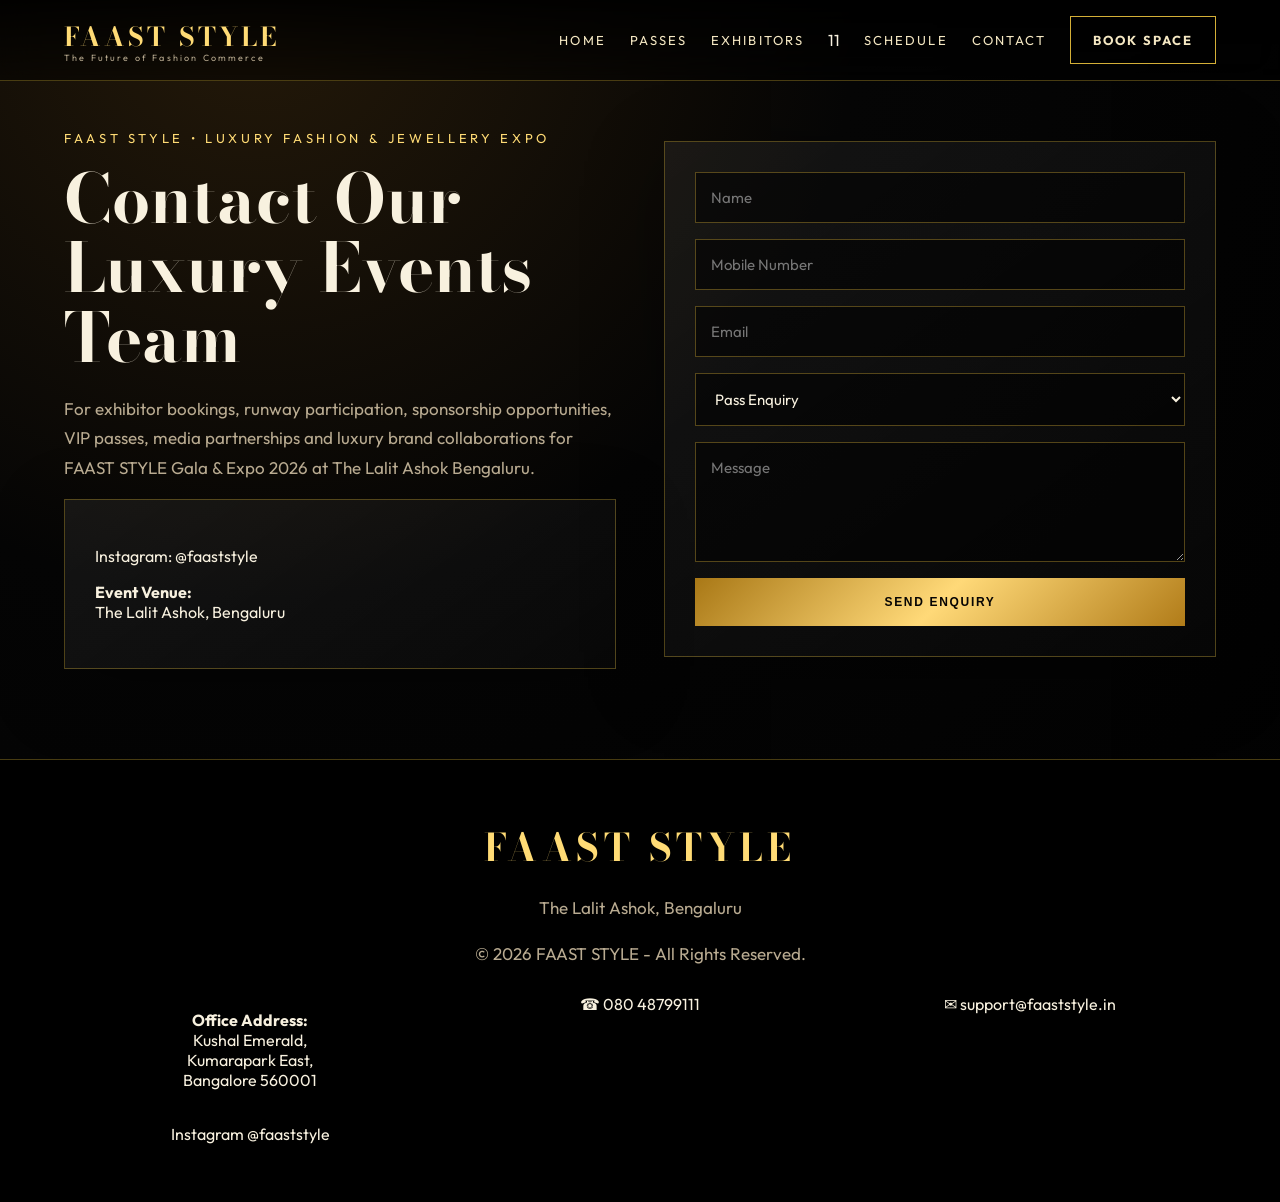
<file: contact.html>
<!DOCTYPE html><html lang="en"><head><meta charset="UTF-8"><meta name="viewport" content="width=device-width,initial-scale=1.0"><title>FAAST STYLE | Contact</title><style>
@import url('https://fonts.googleapis.com/css2?family=Bodoni+Moda:wght@400;500;600;700&family=Outfit:wght@300;400;500;600;700;800&display=swap');
:root{--black:#030303;--night:#090806;--gold:#d4af37;--gold2:#ffdb75;--cream:#f8f1df;--muted:#b9ab91;--wine:#5e0b15;--line:rgba(212,175,55,.34)}
*{box-sizing:border-box}html{scroll-behavior:smooth}body{margin:0;background:radial-gradient(circle at 20% 0%,#241909 0,#050505 38%,#000 100%);color:var(--cream);font-family:Outfit,Arial,sans-serif;overflow-x:hidden}.no-scroll{overflow:hidden}
a{color:inherit;text-decoration:none}.nav{position:fixed;top:0;left:0;right:0;z-index:50;display:flex;align-items:center;justify-content:space-between;padding:16px 5vw;background:linear-gradient(180deg,rgba(0,0,0,.9),rgba(0,0,0,.48));backdrop-filter:blur(18px);border-bottom:1px solid var(--line)}.brand{font-family:'Bodoni Moda',serif;font-size:26px;letter-spacing:.12em;color:var(--gold2);font-weight:700}.brand span{display:block;font-family:Outfit;font-size:9px;letter-spacing:.24em;color:var(--muted);font-weight:400;margin-top:-4px}.menu{display:flex;gap:24px;align-items:center}.menu a{font-size:13px;text-transform:uppercase;letter-spacing:.16em;color:#f4e7c2}.menu a:hover{color:var(--gold2)}.hamb{display:none;background:none;border:1px solid var(--line);color:var(--gold2);padding:10px 12px;font-size:22px}.btn{display:inline-flex;align-items:center;justify-content:center;gap:10px;border:1px solid var(--gold);padding:14px 22px;text-transform:uppercase;letter-spacing:.14em;font-size:12px;font-weight:700;background:rgba(0,0,0,.34);color:var(--gold2);min-height:48px}.btn.gold{background:linear-gradient(135deg,#a97816,#ffd978,#b17c19);color:#070503;border:0}.btn:hover{filter:brightness(1.14);transform:translateY(-1px)}
.section{padding:90px 5vw}.wrap{max-width:1180px;margin:0 auto}.split{display:grid;grid-template-columns:1fr 1fr;gap:48px;align-items:center}.eyebrow{color:var(--gold2);letter-spacing:.28em;text-transform:uppercase;font-size:13px;margin:0 0 18px}.title{font-family:'Bodoni Moda',serif;font-size:clamp(36px,6vw,68px);line-height:1.02;margin:0 0 22px}.muted{color:var(--muted);line-height:1.72;font-size:17px}.panel{border:1px solid var(--line);background:linear-gradient(145deg,rgba(255,255,255,.06),rgba(255,255,255,.015));padding:30px;box-shadow:0 20px 70px rgba(0,0,0,.35)}.form{display:grid;gap:16px}.form input,.form select,.form textarea{width:100%;background:rgba(0,0,0,.55);border:1px solid rgba(212,175,55,.38);color:var(--cream);padding:15px;font-family:Outfit;font-size:15px}.form textarea{min-height:120px}.footer{padding:58px 5vw;background:#000;border-top:1px solid var(--line);text-align:center}.footer .brand{font-size:38px}.contactbar{display:grid;grid-template-columns:repeat(3,1fr);gap:18px;margin-top:26px}.mobile-panel{display:none}
@media(max-width:900px){.menu{display:none}.hamb{display:block}.mobile-panel{display:none;position:fixed;top:68px;left:0;right:0;background:#030303;border-bottom:1px solid var(--line);z-index:55;padding:18px 5vw}.mobile-panel a{display:block;padding:14px;color:var(--gold2);text-transform:uppercase;letter-spacing:.17em}.mobile-panel.open{display:block}.split,.contactbar{grid-template-columns:1fr}.section{padding:64px 5vw}.nav{padding:13px 5vw}.brand{font-size:20px}.panel{padding:22px}}
</style></head><body>

<nav class="nav">
<a class="brand" href="index.html">FAAST STYLE<span>The Future of Fashion Commerce</span></a>
<div class="menu">
<a href="index.html">Home</a>
<a href="passes.html">Passes</a>
<a href="exhibitors.html">Exhibitors</a>11
<a href="schedule.html">Schedule</a>
<a href="contact.html">Contact</a>
<a class="btn" href="exhibitors.html#exhibitor-form">Book Space</a>
</div>
<button class="hamb" onclick="document.querySelector('.mobile-panel').classList.toggle('open')">☰</button>
</nav>

<div class="mobile-panel">
<a href="index.html">Home</a>
<a href="passes.html">Passes</a>
<a href="exhibitors.html">Exhibitors</a>
<a href="schedule.html">Schedule</a>
<a href="contact.html">Contact</a>
</div>

<section class="section" style="padding-top:130px">
<div class="wrap split">

<div>
<p class="eyebrow">FAAST STYLE • LUXURY FASHION & JEWELLERY EXPO</p>
<h1 class="title">Contact Our<br>Luxury Events Team</h1>
<p class="muted">For exhibitor bookings, runway participation, sponsorship opportunities, VIP passes, media partnerships and luxury brand collaborations for FAAST STYLE Gala & Expo 2026 at The Lalit Ashok Bengaluru.</p>
<div class="panel">
<p><a href="https://www.instagram.com/faaststyle?igsh=MXJjZXJpYmpjeTV3cA==" target="_blank">Instagram: @faaststyle</a></p>

<p><strong>Event Venue:</strong><br>The Lalit Ashok, Bengaluru</p>
</div>
</div>

<form class="form panel" action="https://api.web3forms.com/submit" method="POST">
<input type="hidden" name="access_key" value="452cad0f-4711-4f88-b889-689d89432922">
<input type="hidden" name="subject" value="New FAAST Style Contact Enquiry">
<input name="Name" placeholder="Name" required>
<input type="tel" name="Phone" placeholder="Mobile Number" required pattern="[6-9][0-9]{9}" maxlength="10" inputmode="numeric" title="Enter a valid 10-digit Indian mobile number">
<input name="Email" placeholder="Email">
<select name="Enquiry Type">
<option>Pass Enquiry</option>
<option>Exhibitor Enquiry</option>
<option>Sponsorship</option>
<option>Collaboration</option>
</select>
<textarea name="Message" placeholder="Message"></textarea>
<button class="btn gold" type="submit">Send Enquiry</button>
</form>

</div>
</section>

<footer class="footer">
<div class="brand">FAAST STYLE</div>
<p class="muted">The Lalit Ashok, Bengaluru</p>
<p class="muted">© 2026 FAAST STYLE - All Rights Reserved.</p>
<div class="contactbar wrap">
<p><strong>Office Address:</strong><br>Kushal Emerald,<br>Kumarapark East,<br>Bangalore 560001</p>
<div>☎ 080 48799111</div>
<div>✉ support@faaststyle.in</div>
<div><a href="https://www.instagram.com/faaststyle?igsh=MXJjZXJpYmpjeTV3cA==" target="_blank">Instagram @faaststyle</a></div>
</div>
</footer>

</body></html>
</file>
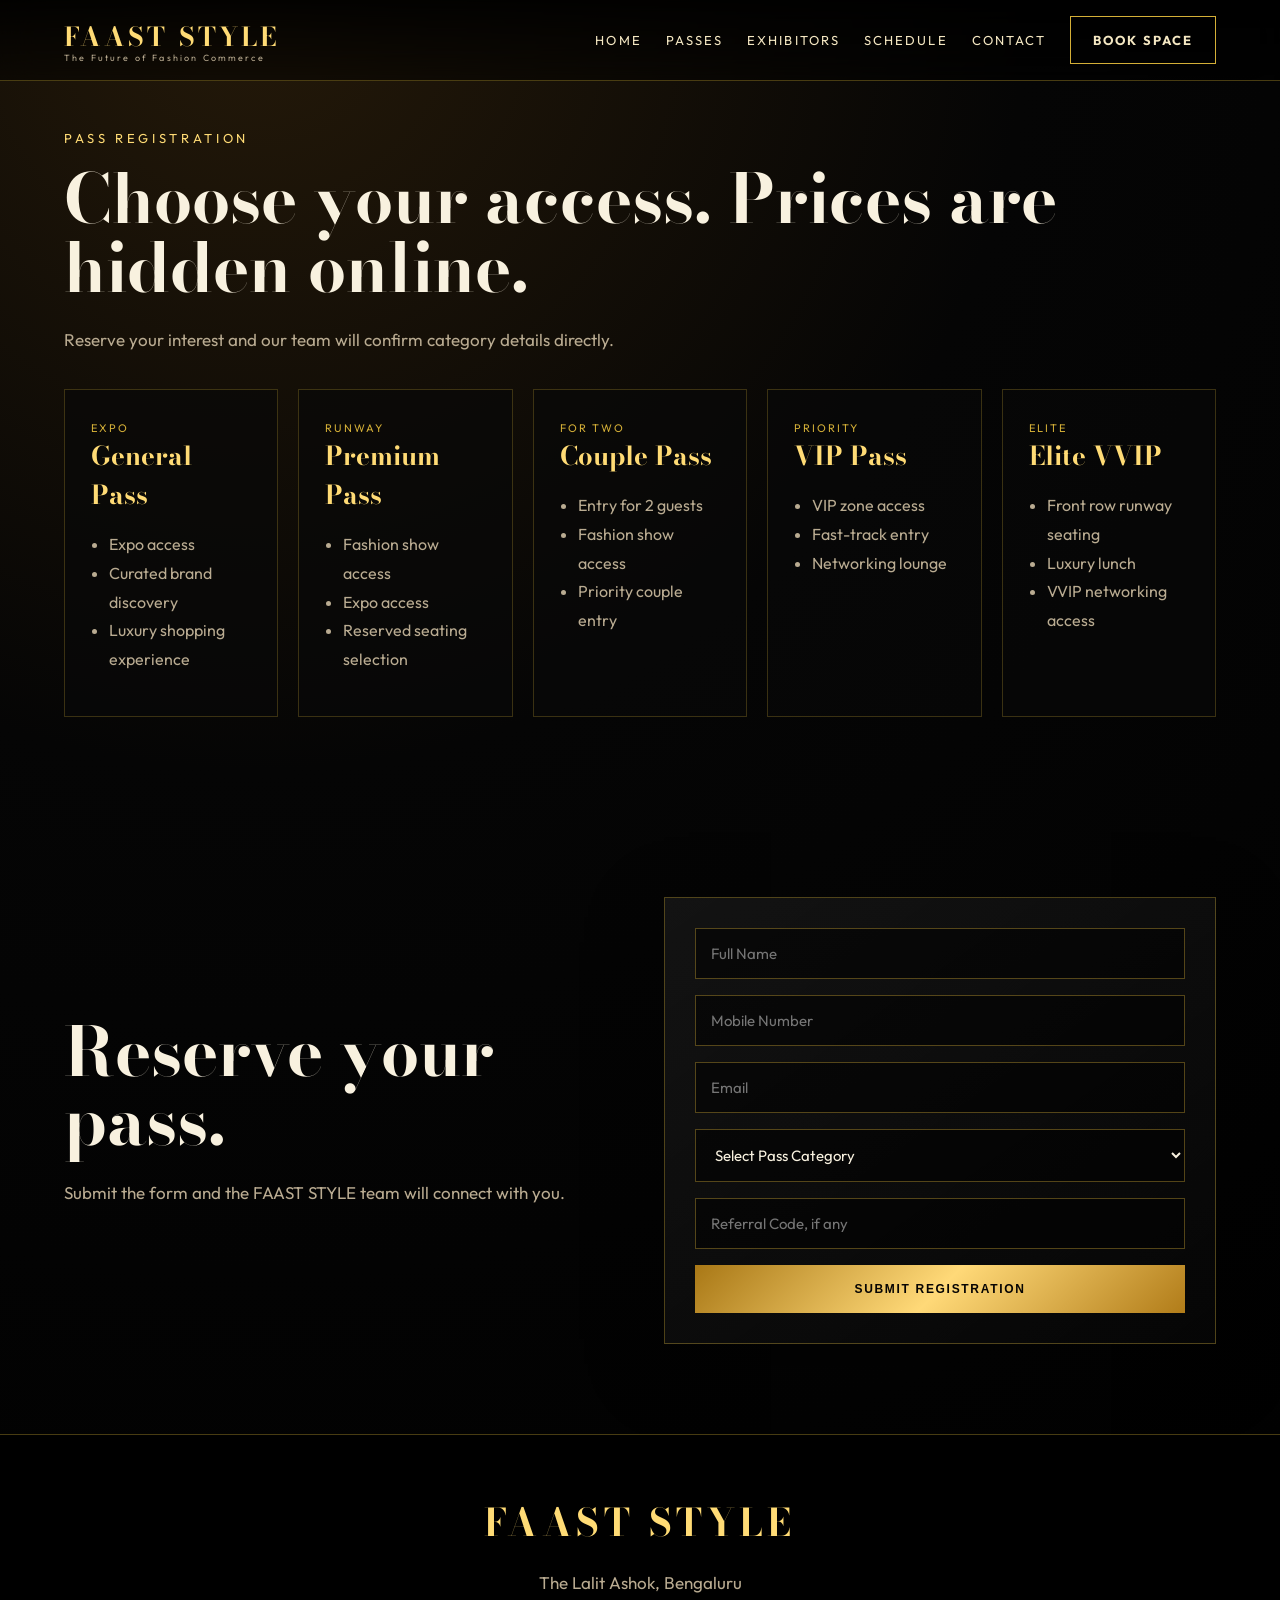
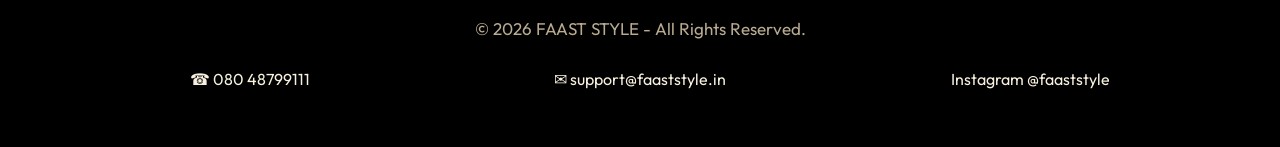
<file: passes.html>
<!DOCTYPE html><html lang="en"><head><meta charset="UTF-8"><meta name="viewport" content="width=device-width,initial-scale=1.0"><title>FAAST STYLE | Passes</title><style>
@import url('https://fonts.googleapis.com/css2?family=Bodoni+Moda:wght@400;500;600;700&family=Outfit:wght@300;400;500;600;700;800&display=swap');
:root{--black:#030303;--night:#090806;--gold:#d4af37;--gold2:#ffdb75;--cream:#f8f1df;--muted:#b9ab91;--wine:#5e0b15;--line:rgba(212,175,55,.34)}
*{box-sizing:border-box}html{scroll-behavior:smooth}body{margin:0;background:radial-gradient(circle at 20% 0%,#241909 0,#050505 38%,#000 100%);color:var(--cream);font-family:Outfit,Arial,sans-serif;overflow-x:hidden}.no-scroll{overflow:hidden}
a{color:inherit;text-decoration:none}.nav{position:fixed;top:0;left:0;right:0;z-index:50;display:flex;align-items:center;justify-content:space-between;padding:16px 5vw;background:linear-gradient(180deg,rgba(0,0,0,.9),rgba(0,0,0,.48));backdrop-filter:blur(18px);border-bottom:1px solid var(--line)}.brand{font-family:'Bodoni Moda',serif;font-size:26px;letter-spacing:.12em;color:var(--gold2);font-weight:700}.brand span{display:block;font-family:Outfit;font-size:9px;letter-spacing:.24em;color:var(--muted);font-weight:400;margin-top:-4px}.menu{display:flex;gap:24px;align-items:center}.menu a{font-size:13px;text-transform:uppercase;letter-spacing:.16em;color:#f4e7c2}.menu a:hover{color:var(--gold2)}.hamb{display:none;background:none;border:1px solid var(--line);color:var(--gold2);padding:10px 12px;font-size:22px}.btn{display:inline-flex;align-items:center;justify-content:center;gap:10px;border:1px solid var(--gold);padding:14px 22px;text-transform:uppercase;letter-spacing:.14em;font-size:12px;font-weight:700;background:rgba(0,0,0,.34);color:var(--gold2);min-height:48px}.btn.gold{background:linear-gradient(135deg,#a97816,#ffd978,#b17c19);color:#070503;border:0}.btn:hover{filter:brightness(1.14);transform:translateY(-1px)}
.hero{min-height:100vh;padding:150px 5vw 70px;position:relative;display:flex;align-items:center;background-image:linear-gradient(90deg,rgba(0,0,0,.96) 0%,rgba(0,0,0,.82) 34%,rgba(0,0,0,.36) 62%,rgba(0,0,0,.88) 100%),url('hero.png');background-size:cover;background-position:center top;border-bottom:1px solid var(--line)}.hero:after{content:'';position:absolute;inset:auto 0 0;height:180px;background:linear-gradient(transparent,#030303)}.hero-content{max-width:760px;position:relative;z-index:2}.eyebrow{color:var(--gold2);letter-spacing:.28em;text-transform:uppercase;font-size:13px;margin:0 0 18px}.h1{font-family:'Bodoni Moda',serif;font-size:clamp(54px,11vw,130px);line-height:.86;margin:0;text-transform:uppercase;font-weight:500;letter-spacing:.02em}.h1 .goldtext,.goldtext{color:var(--gold);text-shadow:0 0 25px rgba(212,175,55,.35)}.lead{font-size:clamp(18px,3.5vw,25px);line-height:1.5;color:#eee1c4;max-width:680px;margin:28px 0}.meta{display:flex;gap:18px;flex-wrap:wrap;margin:28px 0;color:#fff;text-transform:uppercase;letter-spacing:.13em}.chip{border-left:2px solid var(--gold);padding-left:14px}.cta{display:flex;gap:14px;flex-wrap:wrap;margin-top:30px}.strip{display:flex;gap:24px;flex-wrap:wrap;color:var(--gold2);letter-spacing:.18em;text-transform:uppercase;margin-top:42px;font-size:13px}.section{padding:90px 5vw}.wrap{max-width:1180px;margin:0 auto}.split{display:grid;grid-template-columns:1fr 1fr;gap:48px;align-items:center}.title{font-family:'Bodoni Moda',serif;font-size:clamp(36px,6vw,68px);line-height:1.02;margin:0 0 22px}.muted{color:var(--muted);line-height:1.72;font-size:17px}.panel{border:1px solid var(--line);background:linear-gradient(145deg,rgba(255,255,255,.06),rgba(255,255,255,.015));padding:30px;box-shadow:0 20px 70px rgba(0,0,0,.35)}.poster{width:100%;border:1px solid var(--line);box-shadow:0 20px 80px rgba(0,0,0,.75)}.cards{display:grid;grid-template-columns:repeat(3,1fr);gap:20px;margin-top:35px}.card{border:1px solid rgba(212,175,55,.25);background:rgba(8,8,8,.68);padding:26px}.card h3{font-family:'Bodoni Moda',serif;color:var(--gold2);font-size:26px;margin:0 0 12px}.passgrid{grid-template-columns:repeat(5,1fr)}.pass .tag{color:var(--gold);text-transform:uppercase;letter-spacing:.18em;font-size:11px}.pass ul{padding-left:18px;color:var(--muted);line-height:1.8}.feature{display:grid;grid-template-columns:70px 1fr;gap:18px;align-items:start}.icon{font-size:44px;color:var(--gold2)}.timeline{border-left:1px solid var(--line);padding-left:25px}.slot{position:relative;margin:0 0 26px;padding:0 0 24px;border-bottom:1px solid rgba(255,255,255,.08)}.slot:before{content:'';position:absolute;left:-31px;top:5px;width:11px;height:11px;border-radius:50%;background:var(--gold)}.slot b{font-size:18px;color:var(--gold2)}.form{display:grid;gap:16px}.form input,.form select,.form textarea{width:100%;background:rgba(0,0,0,.55);border:1px solid rgba(212,175,55,.38);color:var(--cream);padding:15px;font-family:Outfit;font-size:15px}.form textarea{min-height:120px}.footer{padding:58px 5vw;background:#000;border-top:1px solid var(--line);text-align:center}.footer .brand{font-size:38px}.contactbar{display:grid;grid-template-columns:repeat(3,1fr);gap:18px;margin-top:26px}.mobile-panel{display:none}.overlay{position:fixed;inset:0;background:rgba(0,0,0,.82);z-index:100;display:none;align-items:center;justify-content:center}.modal{width:min(720px,92vw);max-height:90vh;overflow:auto;background:#080706;border:1px solid var(--gold);padding:26px}.close{float:right;background:var(--gold);border:0;padding:8px 12px;font-weight:800}
@media(max-width:900px){.menu{display:none}.hamb{display:block}.mobile-panel{display:none;position:fixed;top:68px;left:0;right:0;background:#030303;border-bottom:1px solid var(--line);z-index:55;padding:18px 5vw}.mobile-panel a{display:block;padding:14px;color:var(--gold2);text-transform:uppercase;letter-spacing:.17em}.mobile-panel.open{display:block}.hero{padding-top:120px;background-position:center}.split{grid-template-columns:1fr}.cards,.passgrid,.contactbar{grid-template-columns:1fr}.section{padding:64px 5vw}.h1{font-size:58px}.nav{padding:13px 5vw}.brand{font-size:20px}.strip{gap:12px;font-size:11px}.panel{padding:22px}}
</style></head><body><nav class="nav"><a class="brand" href="index.html">FAAST STYLE<span>The Future of Fashion Commerce</span></a><div class="menu"><a href="index.html">Home</a><a href="passes.html">Passes</a><a href="exhibitors.html">Exhibitors</a><a href="schedule.html">Schedule</a><a href="contact.html">Contact</a><a class="btn" href="exhibitors.html#exhibitor-form">Book Space</a></div><button class="hamb" onclick="document.querySelector('.mobile-panel').classList.toggle('open')">☰</button></nav><div class="mobile-panel"><a href="index.html">Home</a><a href="passes.html">Passes</a><a href="exhibitors.html">Exhibitors</a><a href="schedule.html">Schedule</a><a href="contact.html">Contact</a></div><section class="section" style="padding-top:130px"><div class="wrap"><p class="eyebrow">Pass Registration</p><h1 class="title">Choose your access. Prices are hidden online.</h1><p class="muted">Reserve your interest and our team will confirm category details directly.</p><div class="cards passgrid"><div class="card pass"><span class="tag">Expo</span><h3>General Pass</h3><ul><li>Expo access</li><li>Curated brand discovery</li><li>Luxury shopping experience</li></ul></div><div class="card pass"><span class="tag">Runway</span><h3>Premium Pass</h3><ul><li>Fashion show access</li><li>Expo access</li><li>Reserved seating selection</li></ul></div><div class="card pass"><span class="tag">For Two</span><h3>Couple Pass</h3><ul><li>Entry for 2 guests</li><li>Fashion show access</li><li>Priority couple entry</li></ul></div><div class="card pass"><span class="tag">Priority</span><h3>VIP Pass</h3><ul><li>VIP zone access</li><li>Fast-track entry</li><li>Networking lounge</li></ul></div><div class="card pass"><span class="tag">Elite</span><h3>Elite VVIP</h3><ul><li>Front row runway seating</li><li>Luxury lunch</li><li>VVIP networking access</li></ul></div></div></div></section><section class="section" id="pass-form"><div class="wrap split"><div><h2 class="title">Reserve your pass.</h2><p class="muted">Submit the form and the FAAST STYLE team will connect with you.</p></div><form class="form panel" action="https://api.web3forms.com/submit" method="POST"><input type="hidden" name="access_key" value="452cad0f-4711-4f88-b889-689d89432922"><input type="hidden" name="subject" value="New FAAST Style Pass Registration"><input name="Full Name" placeholder="Full Name" required><input type="tel" name="Phone" placeholder="Mobile Number" required pattern="[6-9][0-9]{9}" maxlength="10" inputmode="numeric" title="Enter a valid 10-digit Indian mobile number"><input name="Email" placeholder="Email"><select name="Pass Category" required><option value="">Select Pass Category</option><option>General Pass</option><option>Premium Pass</option><option>Couple Pass</option><option>VIP Pass</option><option>Elite VVIP Pass</option></select><input name="Referral Code" placeholder="Referral Code, if any"><button class="btn gold" type="submit">Submit Registration</button></form></div></section><footer class="footer"><div class="brand">FAAST STYLE</div><p class="muted"> The Lalit Ashok, Bengaluru</p><p class="muted">© 2026 FAAST STYLE - All Rights Reserved.</p><div class="contactbar wrap"><div>☎ 080 48799111 </div><div>✉ support@faaststyle.in</div><div>Instagram @faaststyle</div></div></footer><script>function openModal(id){document.getElementById(id).style.display='flex';document.body.classList.add('no-scroll')}function closeModal(id){document.getElementById(id).style.display='none';document.body.classList.remove('no-scroll')}</script></body></html>
</file>
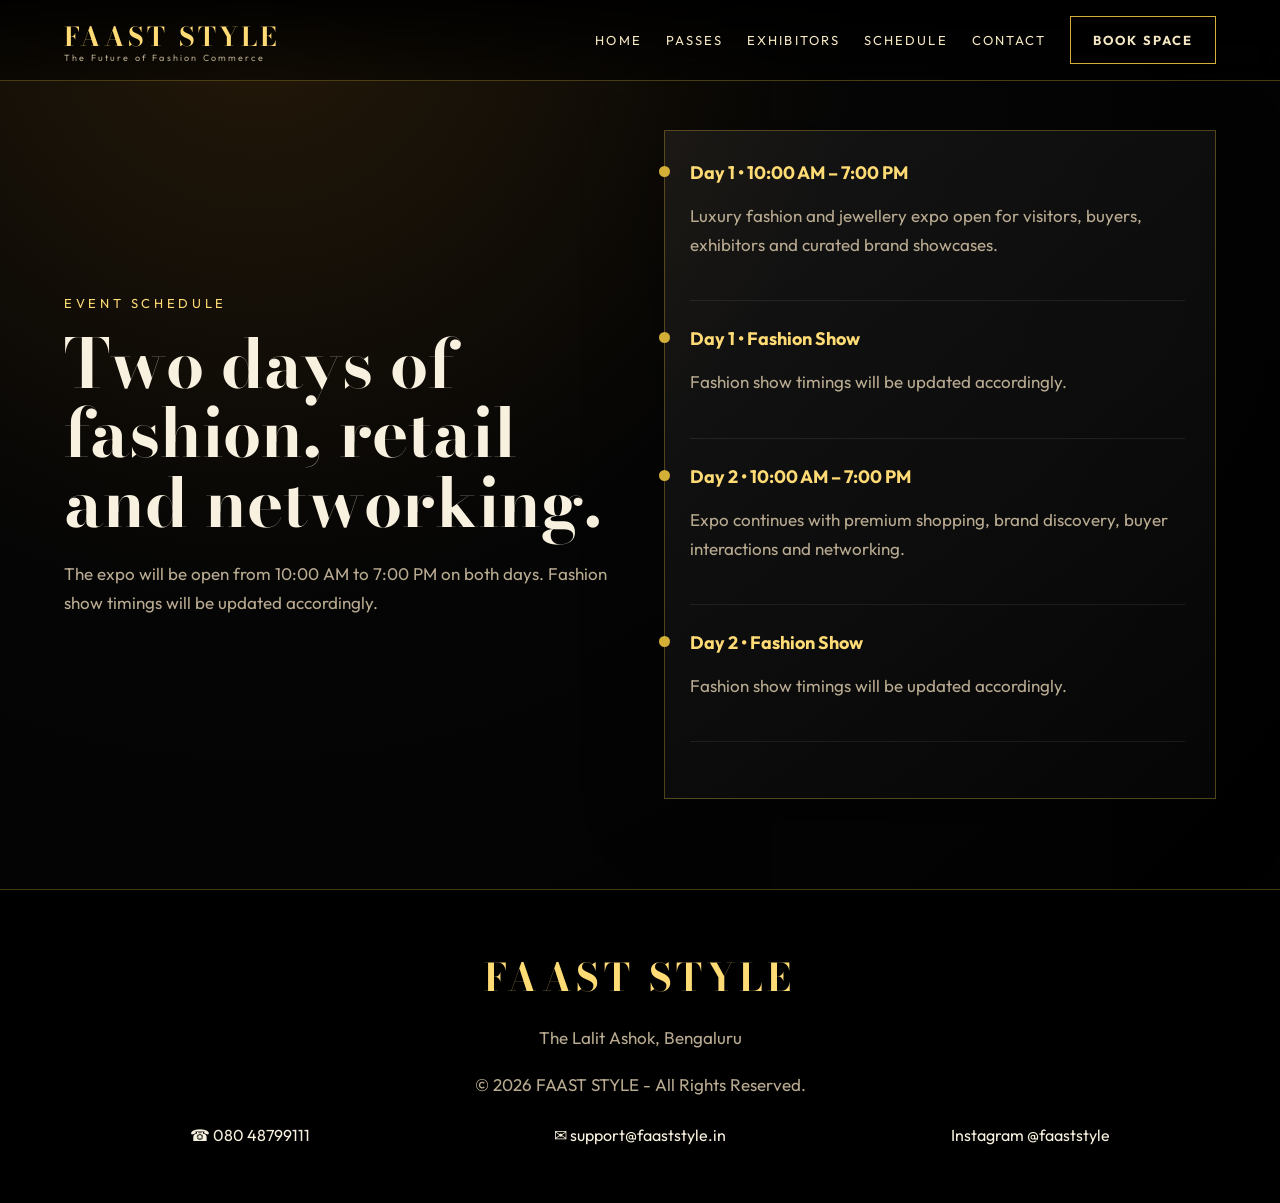
<file: schedule.html>
<!DOCTYPE html><html lang="en"><head><meta charset="UTF-8"><meta name="viewport" content="width=device-width,initial-scale=1.0"><title>FAAST STYLE | Schedule</title><style>
@import url('https://fonts.googleapis.com/css2?family=Bodoni+Moda:wght@400;500;600;700&family=Outfit:wght@300;400;500;600;700;800&display=swap');
:root{--black:#030303;--night:#090806;--gold:#d4af37;--gold2:#ffdb75;--cream:#f8f1df;--muted:#b9ab91;--wine:#5e0b15;--line:rgba(212,175,55,.34)}
*{box-sizing:border-box}html{scroll-behavior:smooth}body{margin:0;background:radial-gradient(circle at 20% 0%,#241909 0,#050505 38%,#000 100%);color:var(--cream);font-family:Outfit,Arial,sans-serif;overflow-x:hidden}.no-scroll{overflow:hidden}
a{color:inherit;text-decoration:none}.nav{position:fixed;top:0;left:0;right:0;z-index:50;display:flex;align-items:center;justify-content:space-between;padding:16px 5vw;background:linear-gradient(180deg,rgba(0,0,0,.9),rgba(0,0,0,.48));backdrop-filter:blur(18px);border-bottom:1px solid var(--line)}.brand{font-family:'Bodoni Moda',serif;font-size:26px;letter-spacing:.12em;color:var(--gold2);font-weight:700}.brand span{display:block;font-family:Outfit;font-size:9px;letter-spacing:.24em;color:var(--muted);font-weight:400;margin-top:-4px}.menu{display:flex;gap:24px;align-items:center}.menu a{font-size:13px;text-transform:uppercase;letter-spacing:.16em;color:#f4e7c2}.menu a:hover{color:var(--gold2)}.hamb{display:none;background:none;border:1px solid var(--line);color:var(--gold2);padding:10px 12px;font-size:22px}.btn{display:inline-flex;align-items:center;justify-content:center;gap:10px;border:1px solid var(--gold);padding:14px 22px;text-transform:uppercase;letter-spacing:.14em;font-size:12px;font-weight:700;background:rgba(0,0,0,.34);color:var(--gold2);min-height:48px}.btn.gold{background:linear-gradient(135deg,#a97816,#ffd978,#b17c19);color:#070503;border:0}.btn:hover{filter:brightness(1.14);transform:translateY(-1px)}
.hero{min-height:100vh;padding:150px 5vw 70px;position:relative;display:flex;align-items:center;background-image:linear-gradient(90deg,rgba(0,0,0,.96) 0%,rgba(0,0,0,.82) 34%,rgba(0,0,0,.36) 62%,rgba(0,0,0,.88) 100%),url('hero.png');background-size:cover;background-position:center top;border-bottom:1px solid var(--line)}.hero:after{content:'';position:absolute;inset:auto 0 0;height:180px;background:linear-gradient(transparent,#030303)}.hero-content{max-width:760px;position:relative;z-index:2}.eyebrow{color:var(--gold2);letter-spacing:.28em;text-transform:uppercase;font-size:13px;margin:0 0 18px}.h1{font-family:'Bodoni Moda',serif;font-size:clamp(54px,11vw,130px);line-height:.86;margin:0;text-transform:uppercase;font-weight:500;letter-spacing:.02em}.h1 .goldtext,.goldtext{color:var(--gold);text-shadow:0 0 25px rgba(212,175,55,.35)}.lead{font-size:clamp(18px,3.5vw,25px);line-height:1.5;color:#eee1c4;max-width:680px;margin:28px 0}.meta{display:flex;gap:18px;flex-wrap:wrap;margin:28px 0;color:#fff;text-transform:uppercase;letter-spacing:.13em}.chip{border-left:2px solid var(--gold);padding-left:14px}.cta{display:flex;gap:14px;flex-wrap:wrap;margin-top:30px}.strip{display:flex;gap:24px;flex-wrap:wrap;color:var(--gold2);letter-spacing:.18em;text-transform:uppercase;margin-top:42px;font-size:13px}.section{padding:90px 5vw}.wrap{max-width:1180px;margin:0 auto}.split{display:grid;grid-template-columns:1fr 1fr;gap:48px;align-items:center}.title{font-family:'Bodoni Moda',serif;font-size:clamp(36px,6vw,68px);line-height:1.02;margin:0 0 22px}.muted{color:var(--muted);line-height:1.72;font-size:17px}.panel{border:1px solid var(--line);background:linear-gradient(145deg,rgba(255,255,255,.06),rgba(255,255,255,.015));padding:30px;box-shadow:0 20px 70px rgba(0,0,0,.35)}.poster{width:100%;border:1px solid var(--line);box-shadow:0 20px 80px rgba(0,0,0,.75)}.cards{display:grid;grid-template-columns:repeat(3,1fr);gap:20px;margin-top:35px}.card{border:1px solid rgba(212,175,55,.25);background:rgba(8,8,8,.68);padding:26px}.card h3{font-family:'Bodoni Moda',serif;color:var(--gold2);font-size:26px;margin:0 0 12px}.passgrid{grid-template-columns:repeat(5,1fr)}.pass .tag{color:var(--gold);text-transform:uppercase;letter-spacing:.18em;font-size:11px}.pass ul{padding-left:18px;color:var(--muted);line-height:1.8}.feature{display:grid;grid-template-columns:70px 1fr;gap:18px;align-items:start}.icon{font-size:44px;color:var(--gold2)}.timeline{border-left:1px solid var(--line);padding-left:25px}.slot{position:relative;margin:0 0 26px;padding:0 0 24px;border-bottom:1px solid rgba(255,255,255,.08)}.slot:before{content:'';position:absolute;left:-31px;top:5px;width:11px;height:11px;border-radius:50%;background:var(--gold)}.slot b{font-size:18px;color:var(--gold2)}.form{display:grid;gap:16px}.form input,.form select,.form textarea{width:100%;background:rgba(0,0,0,.55);border:1px solid rgba(212,175,55,.38);color:var(--cream);padding:15px;font-family:Outfit;font-size:15px}.form textarea{min-height:120px}.footer{padding:58px 5vw;background:#000;border-top:1px solid var(--line);text-align:center}.footer .brand{font-size:38px}.contactbar{display:grid;grid-template-columns:repeat(3,1fr);gap:18px;margin-top:26px}.mobile-panel{display:none}.overlay{position:fixed;inset:0;background:rgba(0,0,0,.82);z-index:100;display:none;align-items:center;justify-content:center}.modal{width:min(720px,92vw);max-height:90vh;overflow:auto;background:#080706;border:1px solid var(--gold);padding:26px}.close{float:right;background:var(--gold);border:0;padding:8px 12px;font-weight:800}
@media(max-width:900px){.menu{display:none}.hamb{display:block}.mobile-panel{display:none;position:fixed;top:68px;left:0;right:0;background:#030303;border-bottom:1px solid var(--line);z-index:55;padding:18px 5vw}.mobile-panel a{display:block;padding:14px;color:var(--gold2);text-transform:uppercase;letter-spacing:.17em}.mobile-panel.open{display:block}.hero{padding-top:120px;background-position:center}.split{grid-template-columns:1fr}.cards,.passgrid,.contactbar{grid-template-columns:1fr}.section{padding:64px 5vw}.h1{font-size:58px}.nav{padding:13px 5vw}.brand{font-size:20px}.strip{gap:12px;font-size:11px}.panel{padding:22px}}
</style></head><body><nav class="nav"><a class="brand" href="index.html">FAAST STYLE<span>The Future of Fashion Commerce</span></a><div class="menu"><a href="index.html">Home</a><a href="passes.html">Passes</a><a href="exhibitors.html">Exhibitors</a><a href="schedule.html">Schedule</a><a href="contact.html">Contact</a><a class="btn" href="exhibitors.html#exhibitor-form">Book Space</a></div><button class="hamb" onclick="document.querySelector('.mobile-panel').classList.toggle('open')">☰</button></nav><div class="mobile-panel"><a href="index.html">Home</a><a href="passes.html">Passes</a><a href="exhibitors.html">Exhibitors</a><a href="schedule.html">Schedule</a><a href="contact.html">Contact</a></div><section class="section" style="padding-top:130px"><div class="wrap split"><div><p class="eyebrow">Event Schedule</p><h1 class="title">Two days of fashion, retail and networking.</h1><p class="muted">The expo will be open from 10:00 AM to 7:00 PM on both days. Fashion show timings will be updated accordingly.</p></div><div class="panel timeline"><div class="slot"><b> Day 1 • 10:00 AM – 7:00 PM</b><p class="muted">Luxury fashion and jewellery expo open for visitors, buyers, exhibitors and curated brand showcases.</p></div><div class="slot"><b> Day 1 • Fashion Show</b><p class="muted">Fashion show timings will be updated accordingly.</p></div><div class="slot"><b> Day 2 • 10:00 AM – 7:00 PM</b><p class="muted">Expo continues with premium shopping, brand discovery, buyer interactions and networking.</p></div><div class="slot"><b> Day 2 • Fashion Show</b><p class="muted">Fashion show timings will be updated accordingly.</p></div></div></div></section><footer class="footer"><div class="brand">FAAST STYLE</div><p class="muted"> The Lalit Ashok, Bengaluru</p><p class="muted">© 2026 FAAST STYLE - All Rights Reserved.</p><div class="contactbar wrap"><div>☎ 080 48799111</div><div>✉ support@faaststyle.in</div><div>Instagram @faaststyle</div></div></footer><script>function openModal(id){document.getElementById(id).style.display='flex';document.body.classList.add('no-scroll')}function closeModal(id){document.getElementById(id).style.display='none';document.body.classList.remove('no-scroll')}</script></body></html>
</file>
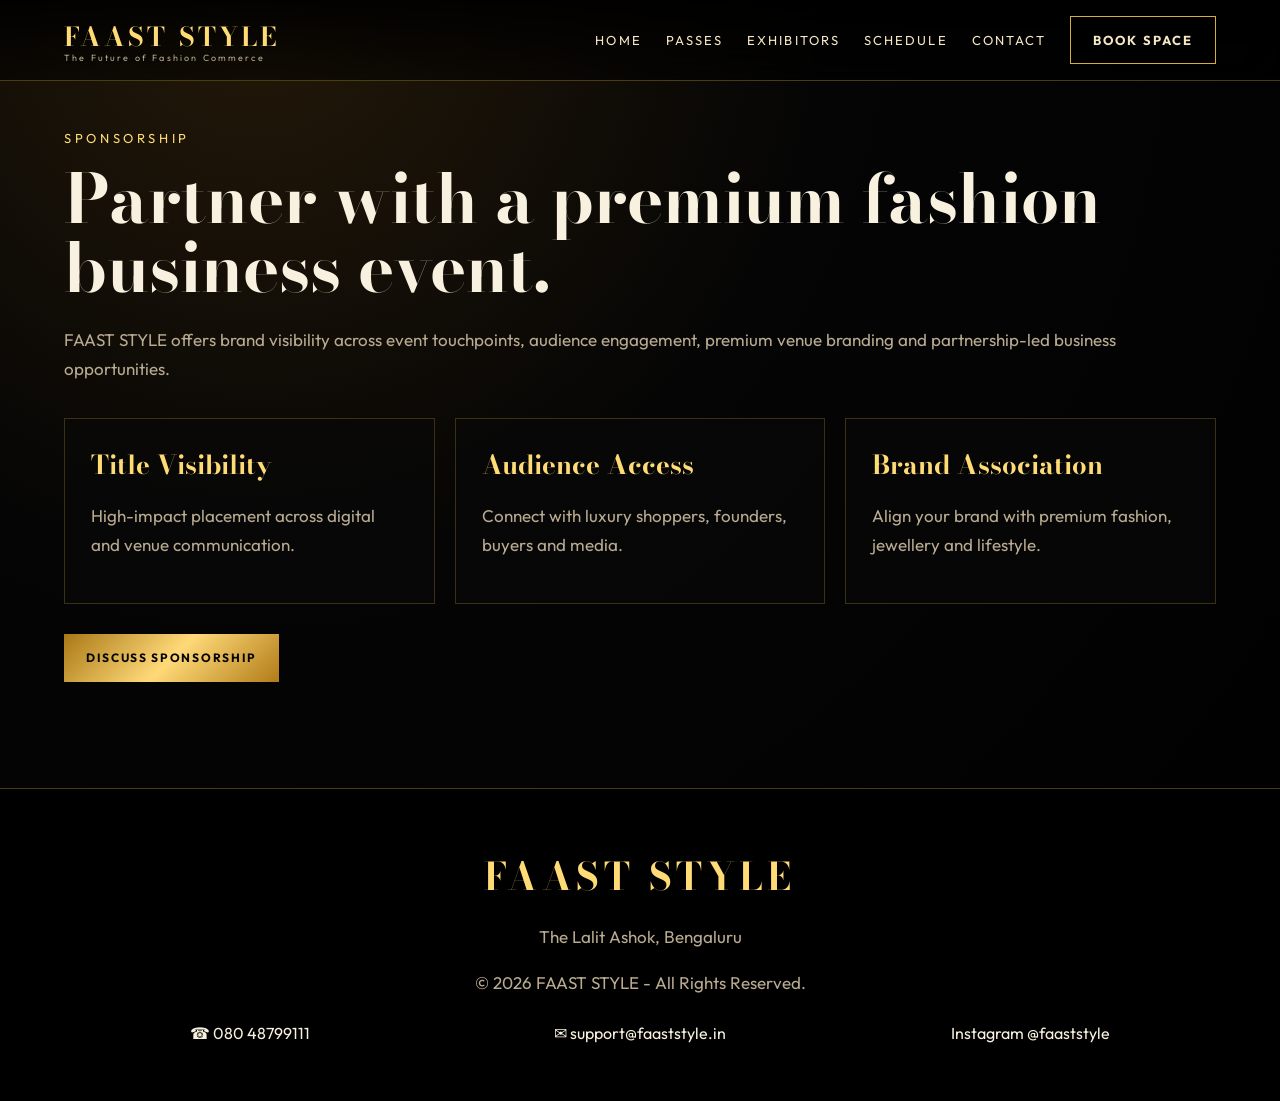
<file: sponsors.html>
<!DOCTYPE html><html lang="en"><head><meta charset="UTF-8"><meta name="viewport" content="width=device-width,initial-scale=1.0"><title>FAAST STYLE | Sponsors</title><style>
@import url('https://fonts.googleapis.com/css2?family=Bodoni+Moda:wght@400;500;600;700&family=Outfit:wght@300;400;500;600;700;800&display=swap');
:root{--black:#030303;--night:#090806;--gold:#d4af37;--gold2:#ffdb75;--cream:#f8f1df;--muted:#b9ab91;--wine:#5e0b15;--line:rgba(212,175,55,.34)}
*{box-sizing:border-box}html{scroll-behavior:smooth}body{margin:0;background:radial-gradient(circle at 20% 0%,#241909 0,#050505 38%,#000 100%);color:var(--cream);font-family:Outfit,Arial,sans-serif;overflow-x:hidden}.no-scroll{overflow:hidden}
a{color:inherit;text-decoration:none}.nav{position:fixed;top:0;left:0;right:0;z-index:50;display:flex;align-items:center;justify-content:space-between;padding:16px 5vw;background:linear-gradient(180deg,rgba(0,0,0,.9),rgba(0,0,0,.48));backdrop-filter:blur(18px);border-bottom:1px solid var(--line)}.brand{font-family:'Bodoni Moda',serif;font-size:26px;letter-spacing:.12em;color:var(--gold2);font-weight:700}.brand span{display:block;font-family:Outfit;font-size:9px;letter-spacing:.24em;color:var(--muted);font-weight:400;margin-top:-4px}.menu{display:flex;gap:24px;align-items:center}.menu a{font-size:13px;text-transform:uppercase;letter-spacing:.16em;color:#f4e7c2}.menu a:hover{color:var(--gold2)}.hamb{display:none;background:none;border:1px solid var(--line);color:var(--gold2);padding:10px 12px;font-size:22px}.btn{display:inline-flex;align-items:center;justify-content:center;gap:10px;border:1px solid var(--gold);padding:14px 22px;text-transform:uppercase;letter-spacing:.14em;font-size:12px;font-weight:700;background:rgba(0,0,0,.34);color:var(--gold2);min-height:48px}.btn.gold{background:linear-gradient(135deg,#a97816,#ffd978,#b17c19);color:#070503;border:0}.btn:hover{filter:brightness(1.14);transform:translateY(-1px)}
.hero{min-height:100vh;padding:150px 5vw 70px;position:relative;display:flex;align-items:center;background-image:linear-gradient(90deg,rgba(0,0,0,.96) 0%,rgba(0,0,0,.82) 34%,rgba(0,0,0,.36) 62%,rgba(0,0,0,.88) 100%),url('hero.png');background-size:cover;background-position:center top;border-bottom:1px solid var(--line)}.hero:after{content:'';position:absolute;inset:auto 0 0;height:180px;background:linear-gradient(transparent,#030303)}.hero-content{max-width:760px;position:relative;z-index:2}.eyebrow{color:var(--gold2);letter-spacing:.28em;text-transform:uppercase;font-size:13px;margin:0 0 18px}.h1{font-family:'Bodoni Moda',serif;font-size:clamp(54px,11vw,130px);line-height:.86;margin:0;text-transform:uppercase;font-weight:500;letter-spacing:.02em}.h1 .goldtext,.goldtext{color:var(--gold);text-shadow:0 0 25px rgba(212,175,55,.35)}.lead{font-size:clamp(18px,3.5vw,25px);line-height:1.5;color:#eee1c4;max-width:680px;margin:28px 0}.meta{display:flex;gap:18px;flex-wrap:wrap;margin:28px 0;color:#fff;text-transform:uppercase;letter-spacing:.13em}.chip{border-left:2px solid var(--gold);padding-left:14px}.cta{display:flex;gap:14px;flex-wrap:wrap;margin-top:30px}.strip{display:flex;gap:24px;flex-wrap:wrap;color:var(--gold2);letter-spacing:.18em;text-transform:uppercase;margin-top:42px;font-size:13px}.section{padding:90px 5vw}.wrap{max-width:1180px;margin:0 auto}.split{display:grid;grid-template-columns:1fr 1fr;gap:48px;align-items:center}.title{font-family:'Bodoni Moda',serif;font-size:clamp(36px,6vw,68px);line-height:1.02;margin:0 0 22px}.muted{color:var(--muted);line-height:1.72;font-size:17px}.panel{border:1px solid var(--line);background:linear-gradient(145deg,rgba(255,255,255,.06),rgba(255,255,255,.015));padding:30px;box-shadow:0 20px 70px rgba(0,0,0,.35)}.poster{width:100%;border:1px solid var(--line);box-shadow:0 20px 80px rgba(0,0,0,.75)}.cards{display:grid;grid-template-columns:repeat(3,1fr);gap:20px;margin-top:35px}.card{border:1px solid rgba(212,175,55,.25);background:rgba(8,8,8,.68);padding:26px}.card h3{font-family:'Bodoni Moda',serif;color:var(--gold2);font-size:26px;margin:0 0 12px}.passgrid{grid-template-columns:repeat(5,1fr)}.pass .tag{color:var(--gold);text-transform:uppercase;letter-spacing:.18em;font-size:11px}.pass ul{padding-left:18px;color:var(--muted);line-height:1.8}.feature{display:grid;grid-template-columns:70px 1fr;gap:18px;align-items:start}.icon{font-size:44px;color:var(--gold2)}.timeline{border-left:1px solid var(--line);padding-left:25px}.slot{position:relative;margin:0 0 26px;padding:0 0 24px;border-bottom:1px solid rgba(255,255,255,.08)}.slot:before{content:'';position:absolute;left:-31px;top:5px;width:11px;height:11px;border-radius:50%;background:var(--gold)}.slot b{font-size:18px;color:var(--gold2)}.form{display:grid;gap:16px}.form input,.form select,.form textarea{width:100%;background:rgba(0,0,0,.55);border:1px solid rgba(212,175,55,.38);color:var(--cream);padding:15px;font-family:Outfit;font-size:15px}.form textarea{min-height:120px}.footer{padding:58px 5vw;background:#000;border-top:1px solid var(--line);text-align:center}.footer .brand{font-size:38px}.contactbar{display:grid;grid-template-columns:repeat(3,1fr);gap:18px;margin-top:26px}.mobile-panel{display:none}.overlay{position:fixed;inset:0;background:rgba(0,0,0,.82);z-index:100;display:none;align-items:center;justify-content:center}.modal{width:min(720px,92vw);max-height:90vh;overflow:auto;background:#080706;border:1px solid var(--gold);padding:26px}.close{float:right;background:var(--gold);border:0;padding:8px 12px;font-weight:800}
@media(max-width:900px){.menu{display:none}.hamb{display:block}.mobile-panel{display:none;position:fixed;top:68px;left:0;right:0;background:#030303;border-bottom:1px solid var(--line);z-index:55;padding:18px 5vw}.mobile-panel a{display:block;padding:14px;color:var(--gold2);text-transform:uppercase;letter-spacing:.17em}.mobile-panel.open{display:block}.hero{padding-top:120px;background-position:center}.split{grid-template-columns:1fr}.cards,.passgrid,.contactbar{grid-template-columns:1fr}.section{padding:64px 5vw}.h1{font-size:58px}.nav{padding:13px 5vw}.brand{font-size:20px}.strip{gap:12px;font-size:11px}.panel{padding:22px}}
</style></head><body><nav class="nav"><a class="brand" href="index.html">FAAST STYLE<span>The Future of Fashion Commerce</span></a><div class="menu"><a href="index.html">Home</a><a href="passes.html">Passes</a><a href="exhibitors.html">Exhibitors</a><a href="schedule.html">Schedule</a><a href="contact.html">Contact</a><a class="btn" href="exhibitors.html#exhibitor-form">Book Space</a></div><button class="hamb" onclick="document.querySelector('.mobile-panel').classList.toggle('open')">☰</button></nav><div class="mobile-panel"><a href="index.html">Home</a><a href="passes.html">Passes</a><a href="exhibitors.html">Exhibitors</a><a href="schedule.html">Schedule</a><a href="contact.html">Contact</a></div><section class="section" style="padding-top:130px"><div class="wrap"><p class="eyebrow">Sponsorship</p><h1 class="title">Partner with a premium fashion business event.</h1><p class="muted">FAAST STYLE offers brand visibility across event touchpoints, audience engagement, premium venue branding and partnership-led business opportunities.</p><div class="cards"><div class="card"><h3>Title Visibility</h3><p class="muted">High-impact placement across digital and venue communication.</p></div><div class="card"><h3>Audience Access</h3><p class="muted">Connect with luxury shoppers, founders, buyers and media.</p></div><div class="card"><h3>Brand Association</h3><p class="muted">Align your brand with premium fashion, jewellery and lifestyle.</p></div></div><p style="margin-top:30px"><a class="btn gold" href="contact.html">Discuss Sponsorship</a></p></div></section><footer class="footer"><div class="brand">FAAST STYLE</div><p class="muted"> The Lalit Ashok, Bengaluru</p><p class="muted">© 2026 FAAST STYLE - All Rights Reserved.</p><div class="contactbar wrap"><div>☎ 080 48799111</div><div>✉ support@faaststyle.in</div><div>Instagram @faaststyle</div></div></footer><script>function openModal(id){document.getElementById(id).style.display='flex';document.body.classList.add('no-scroll')}function closeModal(id){document.getElementById(id).style.display='none';document.body.classList.remove('no-scroll')}</script></body></html>
</file>
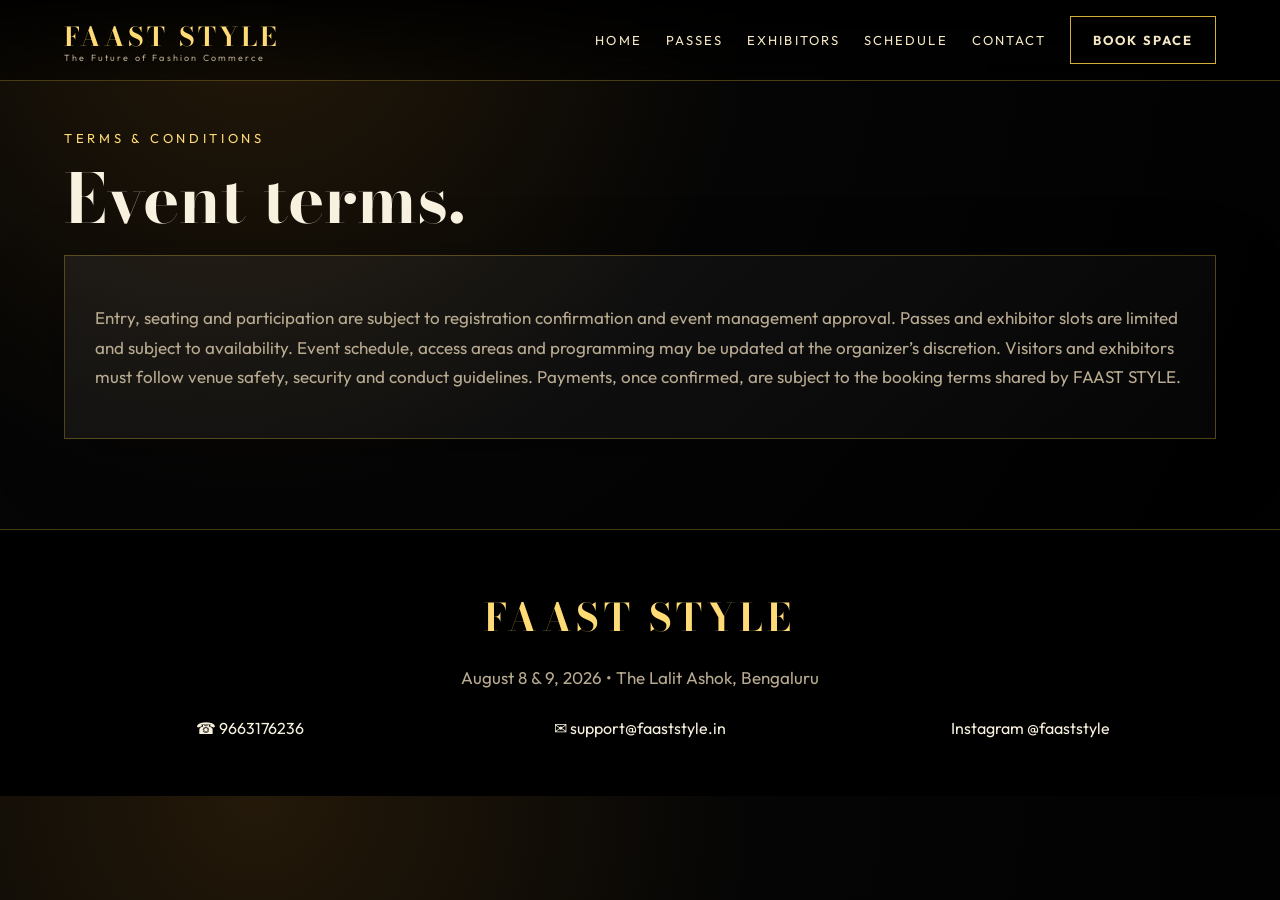
<file: terms.html>
<!DOCTYPE html><html lang="en"><head><meta charset="UTF-8"><meta name="viewport" content="width=device-width,initial-scale=1.0"><title>FAAST STYLE | Terms</title><style>
@import url('https://fonts.googleapis.com/css2?family=Bodoni+Moda:wght@400;500;600;700&family=Outfit:wght@300;400;500;600;700;800&display=swap');
:root{--black:#030303;--night:#090806;--gold:#d4af37;--gold2:#ffdb75;--cream:#f8f1df;--muted:#b9ab91;--wine:#5e0b15;--line:rgba(212,175,55,.34)}
*{box-sizing:border-box}html{scroll-behavior:smooth}body{margin:0;background:radial-gradient(circle at 20% 0%,#241909 0,#050505 38%,#000 100%);color:var(--cream);font-family:Outfit,Arial,sans-serif;overflow-x:hidden}.no-scroll{overflow:hidden}
a{color:inherit;text-decoration:none}.nav{position:fixed;top:0;left:0;right:0;z-index:50;display:flex;align-items:center;justify-content:space-between;padding:16px 5vw;background:linear-gradient(180deg,rgba(0,0,0,.9),rgba(0,0,0,.48));backdrop-filter:blur(18px);border-bottom:1px solid var(--line)}.brand{font-family:'Bodoni Moda',serif;font-size:26px;letter-spacing:.12em;color:var(--gold2);font-weight:700}.brand span{display:block;font-family:Outfit;font-size:9px;letter-spacing:.24em;color:var(--muted);font-weight:400;margin-top:-4px}.menu{display:flex;gap:24px;align-items:center}.menu a{font-size:13px;text-transform:uppercase;letter-spacing:.16em;color:#f4e7c2}.menu a:hover{color:var(--gold2)}.hamb{display:none;background:none;border:1px solid var(--line);color:var(--gold2);padding:10px 12px;font-size:22px}.btn{display:inline-flex;align-items:center;justify-content:center;gap:10px;border:1px solid var(--gold);padding:14px 22px;text-transform:uppercase;letter-spacing:.14em;font-size:12px;font-weight:700;background:rgba(0,0,0,.34);color:var(--gold2);min-height:48px}.btn.gold{background:linear-gradient(135deg,#a97816,#ffd978,#b17c19);color:#070503;border:0}.btn:hover{filter:brightness(1.14);transform:translateY(-1px)}
.hero{min-height:100vh;padding:150px 5vw 70px;position:relative;display:flex;align-items:center;background-image:linear-gradient(90deg,rgba(0,0,0,.96) 0%,rgba(0,0,0,.82) 34%,rgba(0,0,0,.36) 62%,rgba(0,0,0,.88) 100%),url('hero.png');background-size:cover;background-position:center top;border-bottom:1px solid var(--line)}.hero:after{content:'';position:absolute;inset:auto 0 0;height:180px;background:linear-gradient(transparent,#030303)}.hero-content{max-width:760px;position:relative;z-index:2}.eyebrow{color:var(--gold2);letter-spacing:.28em;text-transform:uppercase;font-size:13px;margin:0 0 18px}.h1{font-family:'Bodoni Moda',serif;font-size:clamp(54px,11vw,130px);line-height:.86;margin:0;text-transform:uppercase;font-weight:500;letter-spacing:.02em}.h1 .goldtext,.goldtext{color:var(--gold);text-shadow:0 0 25px rgba(212,175,55,.35)}.lead{font-size:clamp(18px,3.5vw,25px);line-height:1.5;color:#eee1c4;max-width:680px;margin:28px 0}.meta{display:flex;gap:18px;flex-wrap:wrap;margin:28px 0;color:#fff;text-transform:uppercase;letter-spacing:.13em}.chip{border-left:2px solid var(--gold);padding-left:14px}.cta{display:flex;gap:14px;flex-wrap:wrap;margin-top:30px}.strip{display:flex;gap:24px;flex-wrap:wrap;color:var(--gold2);letter-spacing:.18em;text-transform:uppercase;margin-top:42px;font-size:13px}.section{padding:90px 5vw}.wrap{max-width:1180px;margin:0 auto}.split{display:grid;grid-template-columns:1fr 1fr;gap:48px;align-items:center}.title{font-family:'Bodoni Moda',serif;font-size:clamp(36px,6vw,68px);line-height:1.02;margin:0 0 22px}.muted{color:var(--muted);line-height:1.72;font-size:17px}.panel{border:1px solid var(--line);background:linear-gradient(145deg,rgba(255,255,255,.06),rgba(255,255,255,.015));padding:30px;box-shadow:0 20px 70px rgba(0,0,0,.35)}.poster{width:100%;border:1px solid var(--line);box-shadow:0 20px 80px rgba(0,0,0,.75)}.cards{display:grid;grid-template-columns:repeat(3,1fr);gap:20px;margin-top:35px}.card{border:1px solid rgba(212,175,55,.25);background:rgba(8,8,8,.68);padding:26px}.card h3{font-family:'Bodoni Moda',serif;color:var(--gold2);font-size:26px;margin:0 0 12px}.passgrid{grid-template-columns:repeat(5,1fr)}.pass .tag{color:var(--gold);text-transform:uppercase;letter-spacing:.18em;font-size:11px}.pass ul{padding-left:18px;color:var(--muted);line-height:1.8}.feature{display:grid;grid-template-columns:70px 1fr;gap:18px;align-items:start}.icon{font-size:44px;color:var(--gold2)}.timeline{border-left:1px solid var(--line);padding-left:25px}.slot{position:relative;margin:0 0 26px;padding:0 0 24px;border-bottom:1px solid rgba(255,255,255,.08)}.slot:before{content:'';position:absolute;left:-31px;top:5px;width:11px;height:11px;border-radius:50%;background:var(--gold)}.slot b{font-size:18px;color:var(--gold2)}.form{display:grid;gap:16px}.form input,.form select,.form textarea{width:100%;background:rgba(0,0,0,.55);border:1px solid rgba(212,175,55,.38);color:var(--cream);padding:15px;font-family:Outfit;font-size:15px}.form textarea{min-height:120px}.footer{padding:58px 5vw;background:#000;border-top:1px solid var(--line);text-align:center}.footer .brand{font-size:38px}.contactbar{display:grid;grid-template-columns:repeat(3,1fr);gap:18px;margin-top:26px}.mobile-panel{display:none}.overlay{position:fixed;inset:0;background:rgba(0,0,0,.82);z-index:100;display:none;align-items:center;justify-content:center}.modal{width:min(720px,92vw);max-height:90vh;overflow:auto;background:#080706;border:1px solid var(--gold);padding:26px}.close{float:right;background:var(--gold);border:0;padding:8px 12px;font-weight:800}
@media(max-width:900px){.menu{display:none}.hamb{display:block}.mobile-panel{display:none;position:fixed;top:68px;left:0;right:0;background:#030303;border-bottom:1px solid var(--line);z-index:55;padding:18px 5vw}.mobile-panel a{display:block;padding:14px;color:var(--gold2);text-transform:uppercase;letter-spacing:.17em}.mobile-panel.open{display:block}.hero{padding-top:120px;background-position:center}.split{grid-template-columns:1fr}.cards,.passgrid,.contactbar{grid-template-columns:1fr}.section{padding:64px 5vw}.h1{font-size:58px}.nav{padding:13px 5vw}.brand{font-size:20px}.strip{gap:12px;font-size:11px}.panel{padding:22px}}
</style></head><body><nav class="nav"><a class="brand" href="index.html">FAAST STYLE<span>The Future of Fashion Commerce</span></a><div class="menu"><a href="index.html">Home</a><a href="passes.html">Passes</a><a href="exhibitors.html">Exhibitors</a><a href="schedule.html">Schedule</a><a href="contact.html">Contact</a><a class="btn" href="exhibitors.html#exhibitor-form">Book Space</a></div><button class="hamb" onclick="document.querySelector('.mobile-panel').classList.toggle('open')">☰</button></nav><div class="mobile-panel"><a href="index.html">Home</a><a href="passes.html">Passes</a><a href="exhibitors.html">Exhibitors</a><a href="schedule.html">Schedule</a><a href="contact.html">Contact</a></div><section class="section" style="padding-top:130px"><div class="wrap"><p class="eyebrow">Terms & Conditions</p><h1 class="title">Event terms.</h1><div class="panel"><p class="muted">Entry, seating and participation are subject to registration confirmation and event management approval. Passes and exhibitor slots are limited and subject to availability. Event schedule, access areas and programming may be updated at the organizer’s discretion. Visitors and exhibitors must follow venue safety, security and conduct guidelines. Payments, once confirmed, are subject to the booking terms shared by FAAST STYLE.</p></div></div></section><footer class="footer"><div class="brand">FAAST STYLE</div><p class="muted">August 8 & 9, 2026 • The Lalit Ashok, Bengaluru</p><div class="contactbar wrap"><div>☎ 9663176236</div><div>✉ support@faaststyle.in</div><div>Instagram @faaststyle</div></div></footer><script>function openModal(id){document.getElementById(id).style.display='flex';document.body.classList.add('no-scroll')}function closeModal(id){document.getElementById(id).style.display='none';document.body.classList.remove('no-scroll')}</script></body></html>
</file>
